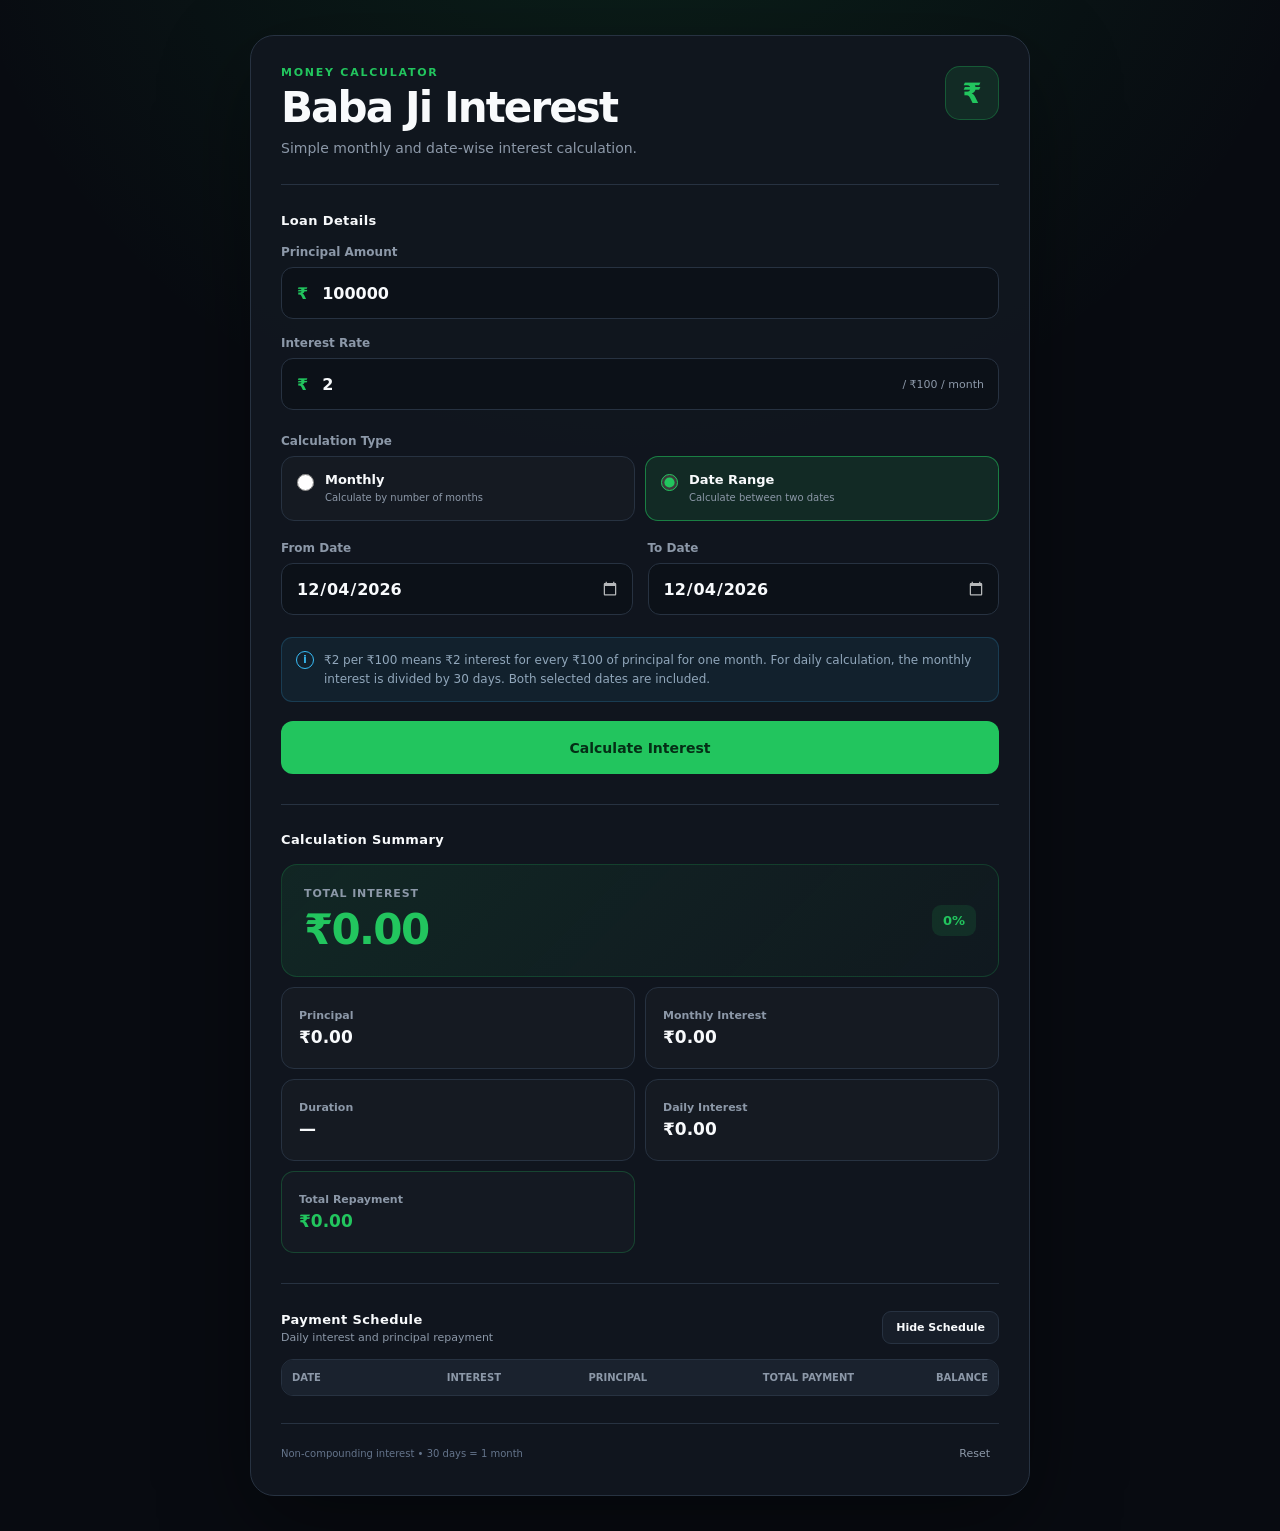
<file: desicalc/index.html>
<!DOCTYPE html>
<html lang="en">
<head>
  <meta charset="UTF-8">
  <meta name="viewport" content="width=device-width, initial-scale=1.0">
  <title>Baba Ji Interest Calculator</title>
  <link rel="stylesheet" href="style.css">
</head>
<body>
  <main class="app">
    <section class="calculator">

      <header class="header">
        <div>
          <div class="eyebrow">MONEY CALCULATOR</div>
          <h1>Baba Ji Interest</h1>
          <p>Simple monthly and date-wise interest calculation.</p>
        </div>

        <div class="rupee-icon">₹</div>
      </header>

      <section class="input-section">

        <div class="section-title">Loan Details</div>

        <div class="field">
          <label for="principal">Principal Amount</label>

          <div class="input-wrapper">
            <span>₹</span>

            <input
              id="principal"
              type="number"
              min="0"
              step="100"
              value="100000"
              placeholder="Enter amount"
            >
          </div>
        </div>

        <div class="field">
          <label for="rate">Interest Rate</label>

          <div class="input-wrapper rate-input">
            <span>₹</span>

            <input
              id="rate"
              type="number"
              min="0"
              step="0.01"
              value="2"
              placeholder="2"
            >

            <small>/ ₹100 / month</small>
          </div>
        </div>

        <div class="calculation-type">
          <label>Calculation Type</label>

          <div class="type-options">
            <label class="type-option">
              <input
                id="monthlyMode"
                type="radio"
                name="calculationType"
                value="monthly"
              >
              <span>
                <strong>Monthly</strong>
                <small>Calculate by number of months</small>
              </span>
            </label>

            <label class="type-option active">
              <input
                id="dateMode"
                type="radio"
                name="calculationType"
                value="date"
                checked
              >
              <span>
                <strong>Date Range</strong>
                <small>Calculate between two dates</small>
              </span>
            </label>
          </div>
        </div>

        <div id="monthlyFields" class="calculation-fields hidden">
          <div class="field">
            <label for="duration">Duration</label>

            <div class="input-wrapper">
              <input
                id="duration"
                type="number"
                min="1"
                step="1"
                value="12"
                placeholder="12"
              >

              <select id="durationUnit" aria-label="Duration unit">
                <option value="months">Months</option>
                <option value="years">Years</option>
              </select>
            </div>
          </div>
        </div>

        <div id="dateFields" class="calculation-fields">

          <div class="date-row">

            <div class="field">
              <label for="startDate">From Date</label>

              <div class="input-wrapper date-input">
                <input id="startDate" type="date">
              </div>
            </div>

            <div class="field">
              <label for="endDate">To Date</label>

              <div class="input-wrapper date-input">
                <input id="endDate" type="date">
              </div>
            </div>

          </div>

        </div>

        <div class="example-note">
          <span class="info-icon">i</span>

          <span>
            ₹2 per ₹100 means ₹2 interest for every ₹100 of principal
            for one month. For daily calculation, the monthly interest
            is divided by 30 days. Both selected dates are included.
          </span>
        </div>

        <button
          id="calculateButton"
          class="calculate-button"
          type="button"
        >
          Calculate Interest
        </button>

      </section>

      <section class="result-section">

        <div class="section-title">Calculation Summary</div>

        <div class="main-result">

          <div>
            <span class="result-label">Total Interest</span>
            <strong id="totalInterest">₹0.00</strong>
          </div>

          <div
            id="interestPercentage"
            class="interest-badge"
          >
            0%
          </div>

        </div>

        <div class="result-grid">

          <div class="result-card">
            <span>Principal</span>
            <strong id="resultPrincipal">₹0.00</strong>
          </div>

          <div class="result-card">
            <span>Monthly Interest</span>
            <strong id="monthlyInterest">₹0.00</strong>
          </div>

          <div class="result-card">
            <span id="durationLabel">Duration</span>
            <strong id="resultDuration">—</strong>
          </div>

          <div class="result-card">
            <span>Daily Interest</span>
            <strong id="dailyInterest">₹0.00</strong>
          </div>

          <div class="result-card total-card">
            <span>Total Repayment</span>
            <strong id="totalRepayment">₹0.00</strong>
          </div>

        </div>

      </section>

      <section class="schedule-section">

        <div class="schedule-header">

          <div>
            <div class="section-title">Payment Schedule</div>
            <p id="scheduleDescription">
              Daily interest and principal repayment
            </p>
          </div>

          <button
            id="toggleSchedule"
            class="toggle-button"
            type="button"
          >
            Hide Schedule
          </button>

        </div>

        <div id="scheduleContainer" class="schedule-container">

          <div class="table-wrapper">

            <table>
              <thead>
                <tr>
                  <th id="periodHeader">Date</th>
                  <th>Interest</th>
                  <th>Principal</th>
                  <th>Total Payment</th>
                  <th>Balance</th>
                </tr>
              </thead>

              <tbody id="scheduleBody"></tbody>
            </table>

          </div>

        </div>

      </section>

      <footer>
        <span id="calculationFooter">
          Non-compounding interest • 30 days = 1 month
        </span>

        <button id="resetButton" type="button">
          Reset
        </button>
      </footer>

    </section>
  </main>

  <script src="script.js"></script>
</body>
</html>
</file>
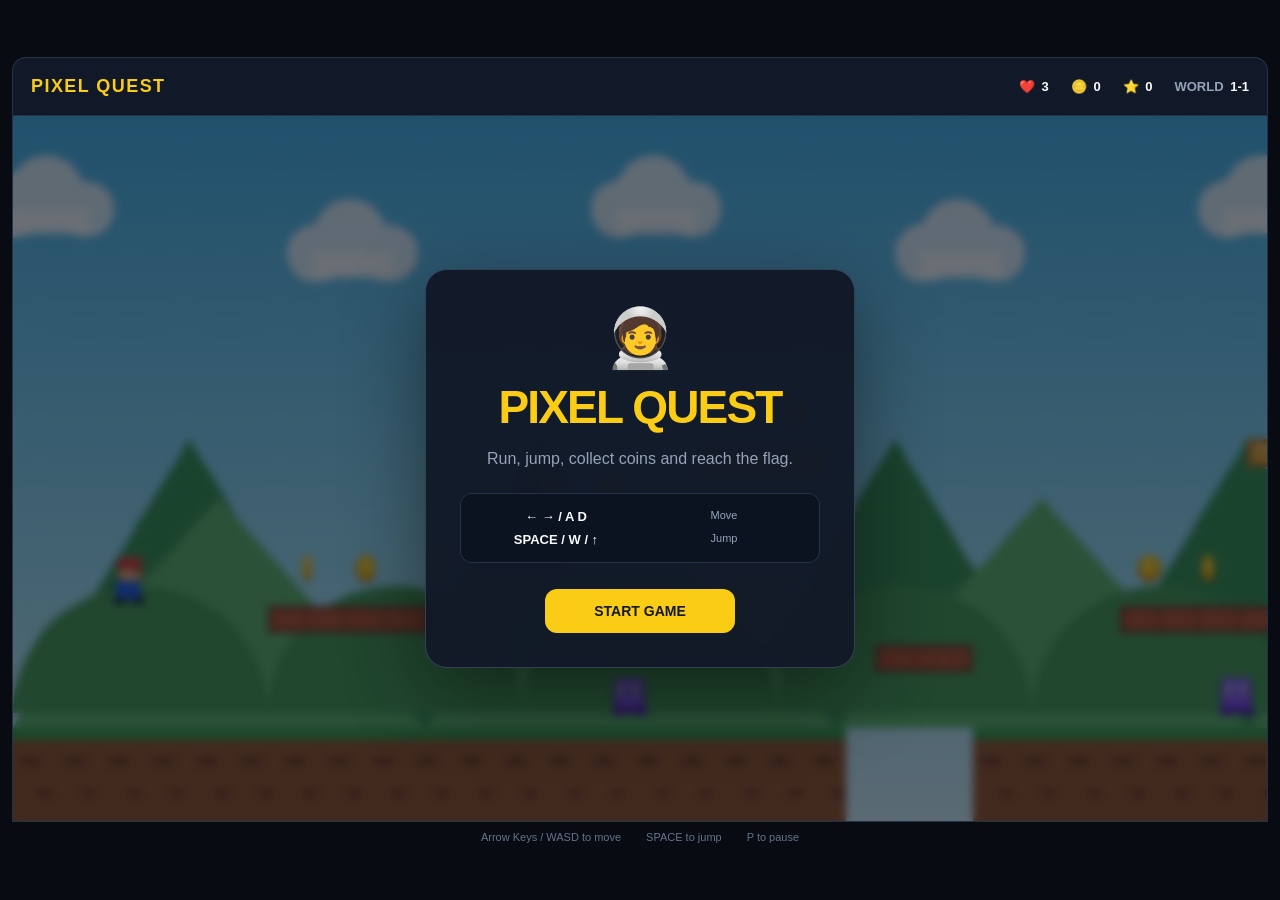
<file: PixelQuest/index.html>
<!DOCTYPE html>
<html lang="en">
<head>
  <meta charset="UTF-8">
  <meta name="viewport" content="width=device-width, initial-scale=1.0, maximum-scale=1.0, user-scalable=no">
  <title>Pixel Quest</title>
  <link rel="stylesheet" href="style.css">
</head>
<body>
  <div class="game-wrapper">
    <header class="hud">
      <div class="brand">PIXEL QUEST</div>
      <div class="hud-stats">
        <div>❤️ <span id="lives">3</span></div>
        <div>🪙 <span id="coins">0</span></div>
        <div>⭐ <span id="score">0</span></div>
        <div>WORLD <span id="world">1-1</span></div>
      </div>
    </header>

    <main class="game-container">
      <canvas id="gameCanvas"></canvas>

      <div id="startScreen" class="overlay">
        <div class="panel">
          <div class="logo-character">🧑‍🚀</div>
          <h1>PIXEL QUEST</h1>
          <p>Run, jump, collect coins and reach the flag.</p>

          <div class="controls">
            <span>← → / A D</span>
            <small>Move</small>
            <span>SPACE / W / ↑</span>
            <small>Jump</small>
          </div>

          <button id="startButton">START GAME</button>
        </div>
      </div>

      <div id="pauseScreen" class="overlay hidden">
        <div class="panel">
          <h2>PAUSED</h2>
          <p>Press P or the button below to continue.</p>
          <button id="resumeButton">RESUME</button>
        </div>
      </div>

      <div id="gameOverScreen" class="overlay hidden">
        <div class="panel">
          <div class="big-icon">💀</div>
          <h2>GAME OVER</h2>
          <p>Your adventure has ended.</p>
          <div class="final-score">SCORE <strong id="finalScore">0</strong></div>
          <button id="restartButton">PLAY AGAIN</button>
        </div>
      </div>

      <div id="winScreen" class="overlay hidden">
        <div class="panel">
          <div class="big-icon">🏆</div>
          <h2>LEVEL COMPLETE!</h2>
          <p>You reached the flag!</p>
          <div class="final-score">SCORE <strong id="winScore">0</strong></div>
          <button id="nextButton">PLAY AGAIN</button>
        </div>
      </div>
    </main>

    <div class="mobile-controls">
      <div class="direction-controls">
        <button id="leftButton" aria-label="Move left">◀</button>
        <button id="rightButton" aria-label="Move right">▶</button>
      </div>

      <button id="jumpButton" class="jump-button" aria-label="Jump">JUMP</button>
    </div>

    <footer>
      <span>Arrow Keys / WASD to move</span>
      <span>SPACE to jump</span>
      <span>P to pause</span>
    </footer>
  </div>

  <script src="script.js"></script>
</body>
</html>
</file>
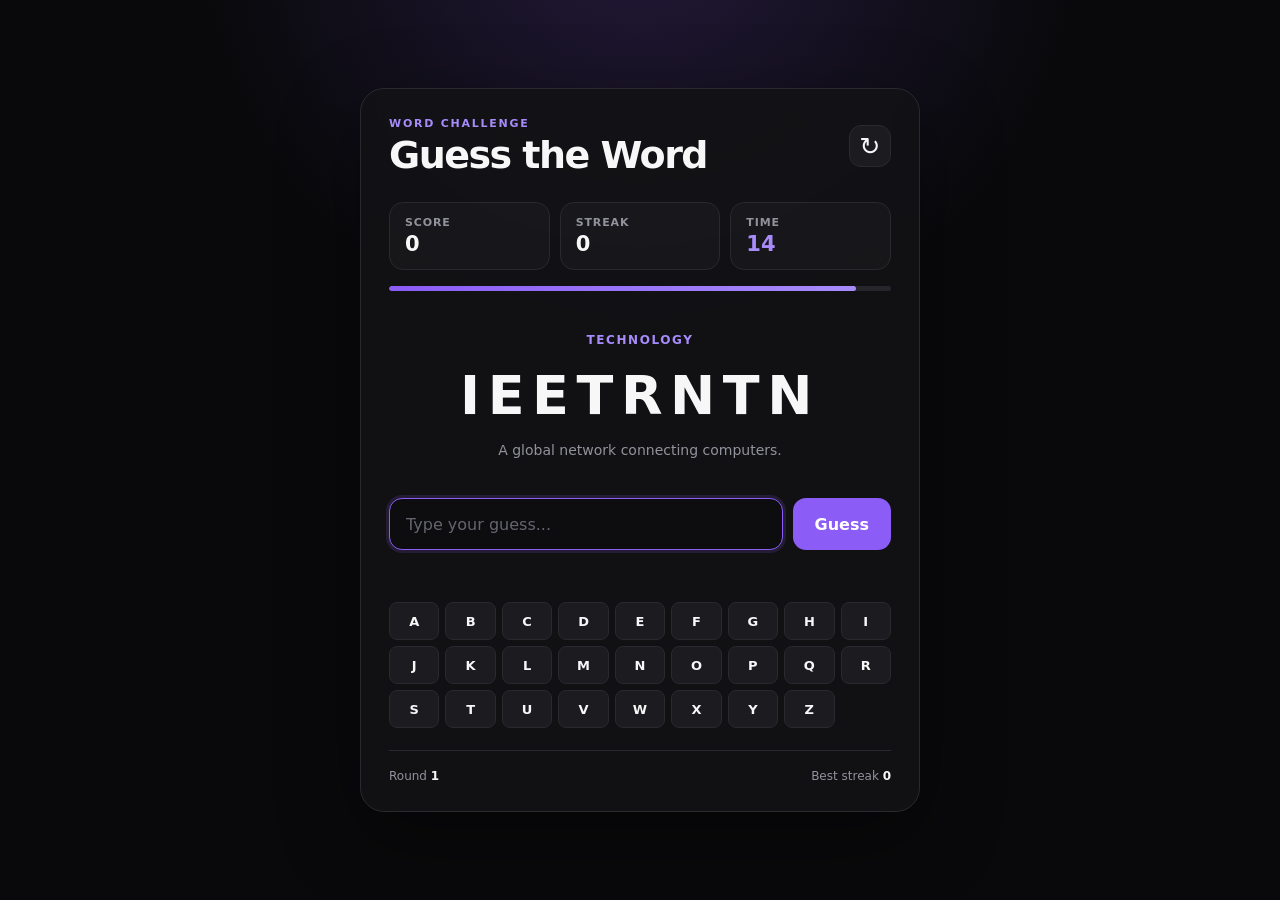
<file: WordGuess/index.html>
<!DOCTYPE html>
<html lang="en">
<head>
  <meta charset="UTF-8">
  <meta name="viewport" content="width=device-width, initial-scale=1.0">
  <title>Word Guessing Game</title>
  <link rel="stylesheet" href="style.css">
</head>
<body>
  <main class="game-shell">
    <section class="game-card">
      <header class="game-header">
        <div>
          <p class="eyebrow">WORD CHALLENGE</p>
          <h1>Guess the Word</h1>
        </div>
        <button id="restartButton" class="icon-button" type="button" aria-label="Restart game">↻</button>
      </header>

      <div class="stats">
        <div class="stat">
          <span class="stat-label">Score</span>
          <strong id="score">0</strong>
        </div>
        <div class="stat">
          <span class="stat-label">Streak</span>
          <strong id="streak">0</strong>
        </div>
        <div class="stat">
          <span class="stat-label">Time</span>
          <strong id="timer">15</strong>
        </div>
      </div>

      <div class="progress-track">
        <div id="progressBar" class="progress-bar"></div>
      </div>

      <section class="challenge">
        <p id="category" class="category">Category</p>
        <div id="scrambledWord" class="scrambled-word" aria-live="polite">-------</div>
        <p id="hint" class="hint">Hint will appear here</p>
      </section>

      <form id="guessForm" class="guess-form">
        <label for="guessInput" class="sr-only">Your guess</label>
        <input
          id="guessInput"
          type="text"
          autocomplete="off"
          autocapitalize="none"
          spellcheck="false"
          maxlength="20"
          placeholder="Type your guess..."
          aria-label="Type your guess"
        >
        <button type="submit" class="guess-button">Guess</button>
      </form>

      <div id="message" class="message" aria-live="polite"></div>

      <div class="keyboard" id="keyboard" aria-label="Virtual keyboard"></div>

      <footer class="game-footer">
        <span>Round <strong id="round">1</strong></span>
        <span>Best streak <strong id="bestStreak">0</strong></span>
      </footer>
    </section>
  </main>

  <script src="script.js"></script>
</body>
</html>
</file>
<file: desicalc/style.css>
:root {
  --background: #080b11;
  --card: #11161f;
  --card-light: #171e29;
  --border: #273241;
  --text: #f8fafc;
  --muted: #8c98a8;
  --accent: #22c55e;
  --accent-light: #4ade80;
  --accent-soft: rgba(34, 197, 94, 0.12);
  --blue: #38bdf8;
  --blue-soft: rgba(56, 189, 248, 0.07);
  --danger: #ef4444;
}

* {
  box-sizing: border-box;
}

html {
  scroll-behavior: smooth;
}

body {
  margin: 0;
  min-height: 100vh;
  color: var(--text);
  background:
    radial-gradient(
      circle at 50% -15%,
      rgba(34, 197, 94, 0.13),
      transparent 38%
    ),
    var(--background);

  font-family:
    Inter,
    ui-sans-serif,
    system-ui,
    -apple-system,
    BlinkMacSystemFont,
    "Segoe UI",
    sans-serif;
}

button,
input,
select {
  font: inherit;
}

button {
  cursor: pointer;
}

.app {
  width: 100%;
  min-height: 100vh;

  display: flex;
  justify-content: center;

  padding: 35px 18px;
}

.calculator {
  width: min(100%, 780px);

  padding: 30px;

  border: 1px solid var(--border);
  border-radius: 24px;

  background: rgba(17, 22, 31, 0.96);

  box-shadow:
    0 30px 90px rgba(0, 0, 0, 0.4);
}

.header {
  display: flex;
  align-items: flex-start;
  justify-content: space-between;

  gap: 20px;

  padding-bottom: 28px;

  border-bottom: 1px solid var(--border);
}

.eyebrow {
  margin-bottom: 6px;

  color: var(--accent);

  font-size: 11px;
  font-weight: 900;

  letter-spacing: 0.16em;
}

h1 {
  margin: 0;

  font-size: clamp(30px, 6vw, 42px);

  line-height: 1.1;

  letter-spacing: -0.045em;
}

.header p {
  margin: 9px 0 0;

  color: var(--muted);

  font-size: 14px;
}

.rupee-icon {
  width: 54px;
  height: 54px;

  display: grid;
  place-items: center;

  flex: 0 0 auto;

  border: 1px solid rgba(34, 197, 94, 0.3);
  border-radius: 15px;

  color: var(--accent);
  background: var(--accent-soft);

  font-size: 28px;
  font-weight: 900;
}

.input-section {
  padding-top: 28px;
}

.section-title {
  margin-bottom: 17px;

  color: var(--text);

  font-size: 13px;
  font-weight: 850;

  letter-spacing: 0.03em;
}

.field {
  margin-bottom: 17px;
}

.field label,
.calculation-type > label {
  display: block;

  margin-bottom: 8px;

  color: var(--muted);

  font-size: 12px;
  font-weight: 750;
}

.input-wrapper {
  height: 52px;

  display: flex;
  align-items: center;

  overflow: hidden;

  border: 1px solid var(--border);
  border-radius: 12px;

  background: #0c1118;

  transition:
    border-color 0.2s ease,
    box-shadow 0.2s ease;
}

.input-wrapper:focus-within {
  border-color: var(--accent);

  box-shadow:
    0 0 0 3px rgba(34, 197, 94, 0.1);
}

.input-wrapper > span {
  padding-left: 15px;

  color: var(--accent);

  font-weight: 850;
}

.input-wrapper input {
  width: 100%;
  min-width: 0;
  height: 100%;

  padding: 0 14px;

  border: 0;
  outline: 0;

  color: var(--text);
  background: transparent;

  font-size: 16px;
  font-weight: 700;
}

.input-wrapper input::-webkit-calendar-picker-indicator {
  filter: invert(1);
  opacity: 0.7;
  cursor: pointer;
}

.input-wrapper small {
  flex: 0 0 auto;

  padding-right: 14px;

  color: var(--muted);

  font-size: 11px;

  white-space: nowrap;
}

.rate-input input {
  padding-right: 6px;
}

.calculation-type {
  margin-top: 24px;
  margin-bottom: 20px;
}

.type-options {
  display: grid;
  grid-template-columns: 1fr 1fr;

  gap: 10px;
}

.type-option {
  position: relative;

  display: flex;
  align-items: flex-start;

  gap: 11px;

  padding: 15px;

  border: 1px solid var(--border);
  border-radius: 13px;

  background: rgba(255, 255, 255, 0.02);

  cursor: pointer;

  transition:
    border-color 0.2s ease,
    background 0.2s ease;
}

.type-option:hover {
  border-color: #3b4a5f;
}

.type-option:has(input:checked) {
  border-color: rgba(34, 197, 94, 0.55);

  background: var(--accent-soft);
}

.type-option input {
  width: 17px;
  height: 17px;

  margin: 2px 0 0;

  accent-color: var(--accent);

  flex: 0 0 auto;
}

.type-option span {
  display: flex;
  flex-direction: column;

  gap: 4px;
}

.type-option strong {
  font-size: 13px;
}

.type-option small {
  color: var(--muted);

  font-size: 10px;

  line-height: 1.4;
}

.calculation-fields {
  animation: fadeIn 0.2s ease;
}

.hidden {
  display: none !important;
}

.date-row {
  display: grid;
  grid-template-columns: 1fr 1fr;

  gap: 15px;
}

.date-input input {
  padding-right: 12px;
}

select {
  height: 100%;

  padding: 0 13px;

  border: 0;
  border-left: 1px solid var(--border);

  outline: 0;

  color: var(--text);
  background: #151c26;

  font-size: 12px;
  font-weight: 750;

  cursor: pointer;
}

.example-note {
  display: flex;
  align-items: flex-start;

  gap: 10px;

  margin: 5px 0 19px;

  padding: 13px 14px;

  border: 1px solid rgba(56, 189, 248, 0.18);
  border-radius: 11px;

  color: #91a7bb;
  background: var(--blue-soft);

  font-size: 12px;

  line-height: 1.55;
}

.info-icon {
  width: 18px;
  height: 18px;

  display: grid;
  place-items: center;

  flex: 0 0 auto;

  border: 1px solid var(--blue);
  border-radius: 50%;

  color: var(--blue);

  font-size: 10px;
  font-weight: 900;
}

.calculate-button {
  width: 100%;
  height: 53px;

  border: 0;
  border-radius: 12px;

  color: #052e16;
  background: var(--accent);

  font-size: 14px;
  font-weight: 900;

  transition:
    background 0.2s ease,
    transform 0.2s ease;
}

.calculate-button:hover {
  background: var(--accent-light);

  transform: translateY(-1px);
}

.result-section {
  margin-top: 30px;
  padding-top: 27px;

  border-top: 1px solid var(--border);
}

.main-result {
  display: flex;
  align-items: center;
  justify-content: space-between;

  gap: 20px;

  padding: 22px;

  border: 1px solid rgba(34, 197, 94, 0.2);
  border-radius: 16px;

  background:
    linear-gradient(
      135deg,
      rgba(34, 197, 94, 0.1),
      rgba(34, 197, 94, 0.025)
    );
}

.result-label {
  display: block;

  margin-bottom: 5px;

  color: var(--muted);

  font-size: 11px;
  font-weight: 750;

  text-transform: uppercase;

  letter-spacing: 0.08em;
}

.main-result strong {
  color: var(--accent);

  font-size: clamp(30px, 7vw, 42px);

  letter-spacing: -0.04em;
}

.interest-badge {
  padding: 8px 11px;

  border-radius: 9px;

  color: var(--accent);

  background: var(--accent-soft);

  font-size: 13px;
  font-weight: 900;
}

.result-grid {
  display: grid;

  grid-template-columns: 1fr 1fr;

  gap: 10px;

  margin-top: 10px;
}

.result-card {
  min-height: 82px;

  display: flex;
  flex-direction: column;
  justify-content: center;

  padding: 15px 17px;

  border: 1px solid var(--border);
  border-radius: 13px;

  background: rgba(255, 255, 255, 0.02);
}

.result-card span {
  margin-bottom: 5px;

  color: var(--muted);

  font-size: 11px;
  font-weight: 700;
}

.result-card strong {
  color: var(--text);

  font-size: 17px;
}

.total-card {
  border-color: rgba(34, 197, 94, 0.25);
}

.total-card strong {
  color: var(--accent);
}

.schedule-section {
  margin-top: 30px;
  padding-top: 27px;

  border-top: 1px solid var(--border);
}

.schedule-header {
  display: flex;
  align-items: center;
  justify-content: space-between;

  gap: 15px;
}

.schedule-header .section-title {
  margin-bottom: 4px;
}

.schedule-header p {
  margin: 0;

  color: var(--muted);

  font-size: 11px;
}

.toggle-button {
  padding: 9px 13px;

  border: 1px solid var(--border);
  border-radius: 9px;

  color: var(--text);
  background: var(--card-light);

  font-size: 11px;
  font-weight: 800;
}

.toggle-button:hover {
  border-color: var(--accent);
}

.schedule-container {
  margin-top: 15px;
}

.table-wrapper {
  max-height: 350px;

  overflow: auto;

  border: 1px solid var(--border);
  border-radius: 12px;
}

table {
  width: 100%;

  border-collapse: collapse;

  font-size: 12px;
}

thead {
  position: sticky;
  top: 0;
  z-index: 1;

  background: #1a222e;
}

th {
  padding: 12px 10px;

  color: var(--muted);

  font-size: 10px;
  font-weight: 800;

  text-align: right;
  text-transform: uppercase;

  white-space: nowrap;
}

th:first-child,
td:first-child {
  text-align: left;
}

td {
  padding: 11px 10px;

  border-top: 1px solid var(--border);

  color: var(--text);

  text-align: right;

  white-space: nowrap;
}

td:nth-child(2) {
  color: var(--accent);
}

td:last-child {
  font-weight: 800;
}

footer {
  display: flex;
  align-items: center;
  justify-content: space-between;

  gap: 15px;

  margin-top: 27px;
  padding-top: 18px;

  border-top: 1px solid var(--border);

  color: #64748b;

  font-size: 10px;
}

footer button {
  padding: 5px 9px;

  border: 0;

  color: var(--muted);
  background: transparent;

  font-size: 11px;
}

footer button:hover {
  color: var(--text);
}

@keyframes fadeIn {
  from {
    opacity: 0;
    transform: translateY(-4px);
  }

  to {
    opacity: 1;
    transform: translateY(0);
  }
}

@media (max-width: 600px) {
  .app {
    padding: 12px;
  }

  .calculator {
    padding: 21px;

    border-radius: 19px;
  }

  .header {
    padding-bottom: 22px;
  }

  .rupee-icon {
    width: 44px;
    height: 44px;

    font-size: 23px;
  }

  .type-options,
  .date-row {
    grid-template-columns: 1fr;
  }

  .main-result {
    align-items: flex-start;

    flex-direction: column;
  }

  .result-grid {
    grid-template-columns: 1fr;
  }

  .schedule-header {
    align-items: flex-start;

    flex-direction: column;
  }

  .toggle-button {
    width: 100%;
  }

  footer {
    align-items: flex-start;

    flex-direction: column;
  }

  .table-wrapper {
    margin-right: -5px;
    margin-left: -5px;
  }

  th,
  td {
    padding: 10px 7px;
  }
}
</file>
<file: PixelQuest/style.css>
* {
  box-sizing: border-box;
  -webkit-tap-highlight-color: transparent;
}

:root {
  --background: #080b12;
  --panel: #111827;
  --border: #263247;
  --text: #f8fafc;
  --muted: #94a3b8;
  --accent: #facc15;
  --blue: #38bdf8;
}

html,
body {
  width: 100%;
  height: 100%;
  margin: 0;
  overflow: hidden;
  background: var(--background);
  color: var(--text);
  font-family: Arial, Helvetica, sans-serif;
}

body {
  display: flex;
  align-items: center;
  justify-content: center;
}

.game-wrapper {
  width: min(1280px, 100vw);
  padding: 12px;
}

.hud {
  height: 58px;
  display: flex;
  align-items: center;
  justify-content: space-between;
  gap: 16px;
  padding: 0 18px;
  background: #111827;
  border: 1px solid var(--border);
  border-bottom: 0;
  border-radius: 14px 14px 0 0;
}

.brand {
  color: var(--accent);
  font-size: 18px;
  font-weight: 900;
  letter-spacing: 0.08em;
}

.hud-stats {
  display: flex;
  align-items: center;
  gap: 22px;
  font-size: 13px;
  font-weight: 800;
  color: var(--muted);
}

.hud-stats span {
  color: var(--text);
  margin-left: 3px;
}

.game-container {
  position: relative;
  width: 100%;
  aspect-ratio: 16 / 9;
  max-height: calc(100vh - 130px);
  overflow: hidden;
  background: #70c8f4;
  border: 1px solid var(--border);
  touch-action: none;
}

canvas {
  display: block;
  width: 100%;
  height: 100%;
  image-rendering: pixelated;
  image-rendering: crisp-edges;
}

.overlay {
  position: absolute;
  inset: 0;
  z-index: 5;
  display: grid;
  place-items: center;
  padding: 20px;
  background: rgba(3, 7, 18, 0.58);
  backdrop-filter: blur(4px);
}

.hidden {
  display: none;
}

.panel {
  width: min(430px, 94%);
  padding: 34px;
  text-align: center;
  background: rgba(17, 24, 39, 0.96);
  border: 1px solid #334155;
  border-radius: 22px;
  box-shadow: 0 25px 80px rgba(0, 0, 0, 0.45);
}

.panel h1,
.panel h2 {
  margin: 8px 0 12px;
  font-weight: 900;
  letter-spacing: -0.04em;
}

.panel h1 {
  color: var(--accent);
  font-size: clamp(30px, 6vw, 46px);
}

.panel h2 {
  font-size: 34px;
}

.panel p {
  margin: 0 auto 22px;
  color: var(--muted);
  line-height: 1.6;
}

.logo-character,
.big-icon {
  font-size: 58px;
}

.controls {
  display: grid;
  grid-template-columns: 1fr 1fr;
  gap: 8px;
  margin: 20px 0 26px;
  padding: 15px;
  background: #0b1220;
  border: 1px solid var(--border);
  border-radius: 12px;
}

.controls span {
  color: var(--text);
  font-size: 13px;
  font-weight: 800;
}

.controls small {
  color: var(--muted);
  font-size: 11px;
}

button {
  border: 0;
  cursor: pointer;
  color: #111827;
  background: var(--accent);
  font-weight: 900;
  transition:
    transform 0.15s ease,
    filter 0.15s ease;
}

button:hover {
  filter: brightness(1.08);
  transform: translateY(-2px);
}

button:active {
  transform: translateY(1px);
}

.panel button {
  min-width: 190px;
  padding: 14px 24px;
  border-radius: 12px;
  font-size: 14px;
}

.final-score {
  margin: 20px 0;
  color: var(--muted);
  font-size: 13px;
  font-weight: 800;
}

.final-score strong {
  color: var(--accent);
  font-size: 30px;
  margin-left: 8px;
}

.mobile-controls {
  display: none;
  justify-content: space-between;
  align-items: center;
  padding: 10px 4px;
}

.direction-controls {
  display: flex;
  gap: 10px;
}

.mobile-controls button {
  width: 64px;
  height: 52px;
  border-radius: 14px;
  color: white;
  background: #1e293b;
  border: 1px solid #334155;
}

.mobile-controls .jump-button {
  width: 100px;
  color: #111827;
  background: var(--accent);
}

footer {
  display: flex;
  justify-content: center;
  gap: 25px;
  padding-top: 9px;
  color: #64748b;
  font-size: 11px;
}

@media (max-width: 700px) {
  .game-wrapper {
    padding: 0;
  }

  .hud {
    height: 48px;
    padding: 0 10px;
    border-radius: 0;
  }

  .brand {
    font-size: 13px;
  }

  .hud-stats {
    gap: 8px;
    font-size: 10px;
  }

  .game-container {
    aspect-ratio: 16 / 10;
    max-height: none;
    border-left: 0;
    border-right: 0;
  }

  .mobile-controls {
    display: flex;
  }

  footer {
    display: none;
  }

  .panel {
    padding: 24px;
  }

  .logo-character {
    font-size: 42px;
  }
}
</file>
<file: WordGuess/style.css>
:root {
  --bg: #09090b;
  --card: #131316;
  --card-light: #1b1b20;
  --border: #29292f;
  --text: #f7f7f8;
  --muted: #92929d;
  --accent: #8b5cf6;
  --accent-light: #a78bfa;
  --success: #22c55e;
  --danger: #ef4444;
  --warning: #f59e0b;
  --shadow: 0 24px 80px rgba(0, 0, 0, 0.4);
}

* {
  box-sizing: border-box;
}

body {
  margin: 0;
  min-height: 100vh;
  font-family:
    Inter, ui-sans-serif, system-ui, -apple-system, BlinkMacSystemFont,
    "Segoe UI", sans-serif;
  color: var(--text);
  background:
    radial-gradient(circle at 50% -10%, rgba(139, 92, 246, 0.2), transparent 38%),
    var(--bg);
}

button,
input {
  font: inherit;
}

button {
  cursor: pointer;
}

.game-shell {
  width: 100%;
  min-height: 100vh;
  display: grid;
  place-items: center;
  padding: 24px;
}

.game-card {
  width: min(100%, 560px);
  padding: 28px;
  background: rgba(19, 19, 22, 0.94);
  border: 1px solid var(--border);
  border-radius: 24px;
  box-shadow: var(--shadow);
  backdrop-filter: blur(14px);
}

.game-header {
  display: flex;
  align-items: center;
  justify-content: space-between;
  gap: 16px;
}

.eyebrow {
  margin: 0 0 5px;
  color: var(--accent-light);
  font-size: 11px;
  font-weight: 800;
  letter-spacing: 0.16em;
}

h1 {
  margin: 0;
  font-size: clamp(28px, 6vw, 38px);
  line-height: 1.1;
  letter-spacing: -0.04em;
}

.icon-button {
  width: 42px;
  height: 42px;
  border: 1px solid var(--border);
  border-radius: 12px;
  background: var(--card-light);
  color: var(--text);
  font-size: 25px;
  transition: 0.2s ease;
}

.icon-button:hover {
  border-color: var(--accent);
  transform: rotate(30deg);
}

.stats {
  display: grid;
  grid-template-columns: repeat(3, 1fr);
  gap: 10px;
  margin-top: 26px;
}

.stat {
  padding: 13px 15px;
  border: 1px solid var(--border);
  border-radius: 14px;
  background: rgba(255, 255, 255, 0.025);
}

.stat-label {
  display: block;
  margin-bottom: 3px;
  color: var(--muted);
  font-size: 11px;
  font-weight: 700;
  text-transform: uppercase;
  letter-spacing: 0.08em;
}

.stat strong {
  font-size: 21px;
}

#timer {
  color: var(--accent-light);
}

#timer.warning {
  color: var(--warning);
}

#timer.danger {
  color: var(--danger);
}

.progress-track {
  height: 5px;
  margin-top: 16px;
  overflow: hidden;
  border-radius: 10px;
  background: #25252b;
}

.progress-bar {
  width: 100%;
  height: 100%;
  border-radius: inherit;
  background: linear-gradient(90deg, var(--accent), var(--accent-light));
  transform-origin: left;
  transition: width 0.1s linear;
}

.challenge {
  padding: 42px 12px 32px;
  text-align: center;
}

.category {
  margin: 0 0 16px;
  color: var(--accent-light);
  font-size: 12px;
  font-weight: 800;
  text-transform: uppercase;
  letter-spacing: 0.13em;
}

.scrambled-word {
  min-height: 64px;
  display: flex;
  align-items: center;
  justify-content: center;
  font-size: clamp(34px, 9vw, 54px);
  font-weight: 900;
  letter-spacing: 0.14em;
  text-transform: uppercase;
  word-break: break-word;
}

.hint {
  min-height: 24px;
  margin: 15px 0 0;
  color: var(--muted);
  font-size: 14px;
}

.guess-form {
  display: flex;
  gap: 10px;
}

.guess-form input {
  min-width: 0;
  flex: 1;
  height: 52px;
  padding: 0 16px;
  color: var(--text);
  background: #0d0d10;
  border: 1px solid var(--border);
  border-radius: 13px;
  outline: none;
  transition: border-color 0.2s ease, box-shadow 0.2s ease;
}

.guess-form input::placeholder {
  color: #65656f;
}

.guess-form input:focus {
  border-color: var(--accent);
  box-shadow: 0 0 0 3px rgba(139, 92, 246, 0.14);
}

.guess-button {
  height: 52px;
  padding: 0 22px;
  border: 0;
  border-radius: 13px;
  color: white;
  background: var(--accent);
  font-weight: 800;
  transition: 0.2s ease;
}

.guess-button:hover {
  background: #7c3aed;
  transform: translateY(-1px);
}

.message {
  min-height: 25px;
  margin: 15px 0 8px;
  text-align: center;
  font-size: 14px;
  font-weight: 700;
}

.message.success {
  color: var(--success);
}

.message.error {
  color: var(--danger);
}

.message.info {
  color: var(--accent-light);
}

.keyboard {
  display: grid;
  grid-template-columns: repeat(9, 1fr);
  gap: 6px;
  margin-top: 12px;
}

.key {
  height: 38px;
  padding: 0;
  border: 1px solid var(--border);
  border-radius: 8px;
  color: var(--text);
  background: var(--card-light);
  font-size: 13px;
  font-weight: 700;
  transition: 0.15s ease;
}

.key:hover:not(:disabled) {
  border-color: var(--accent);
  background: #25212f;
}

.key:disabled {
  opacity: 0.35;
  cursor: default;
}

.game-footer {
  display: flex;
  justify-content: space-between;
  margin-top: 22px;
  padding-top: 18px;
  border-top: 1px solid var(--border);
  color: var(--muted);
  font-size: 12px;
}

.game-footer strong {
  color: var(--text);
}

.shake {
  animation: shake 0.35s ease;
}

.pop {
  animation: pop 0.35s ease;
}

@keyframes shake {
  0%, 100% { transform: translateX(0); }
  25% { transform: translateX(-7px); }
  75% { transform: translateX(7px); }
}

@keyframes pop {
  0% { transform: scale(0.92); opacity: 0.4; }
  100% { transform: scale(1); opacity: 1; }
}

.sr-only {
  position: absolute;
  width: 1px;
  height: 1px;
  padding: 0;
  margin: -1px;
  overflow: hidden;
  clip: rect(0, 0, 0, 0);
  white-space: nowrap;
  border: 0;
}

@media (max-width: 480px) {
  .game-shell {
    padding: 12px;
  }

  .game-card {
    padding: 20px;
    border-radius: 20px;
  }

  .challenge {
    padding-top: 32px;
  }

  .guess-form {
    flex-direction: column;
  }

  .guess-button {
    width: 100%;
  }

  .keyboard {
    grid-template-columns: repeat(7, 1fr);
  }
}
</file>
